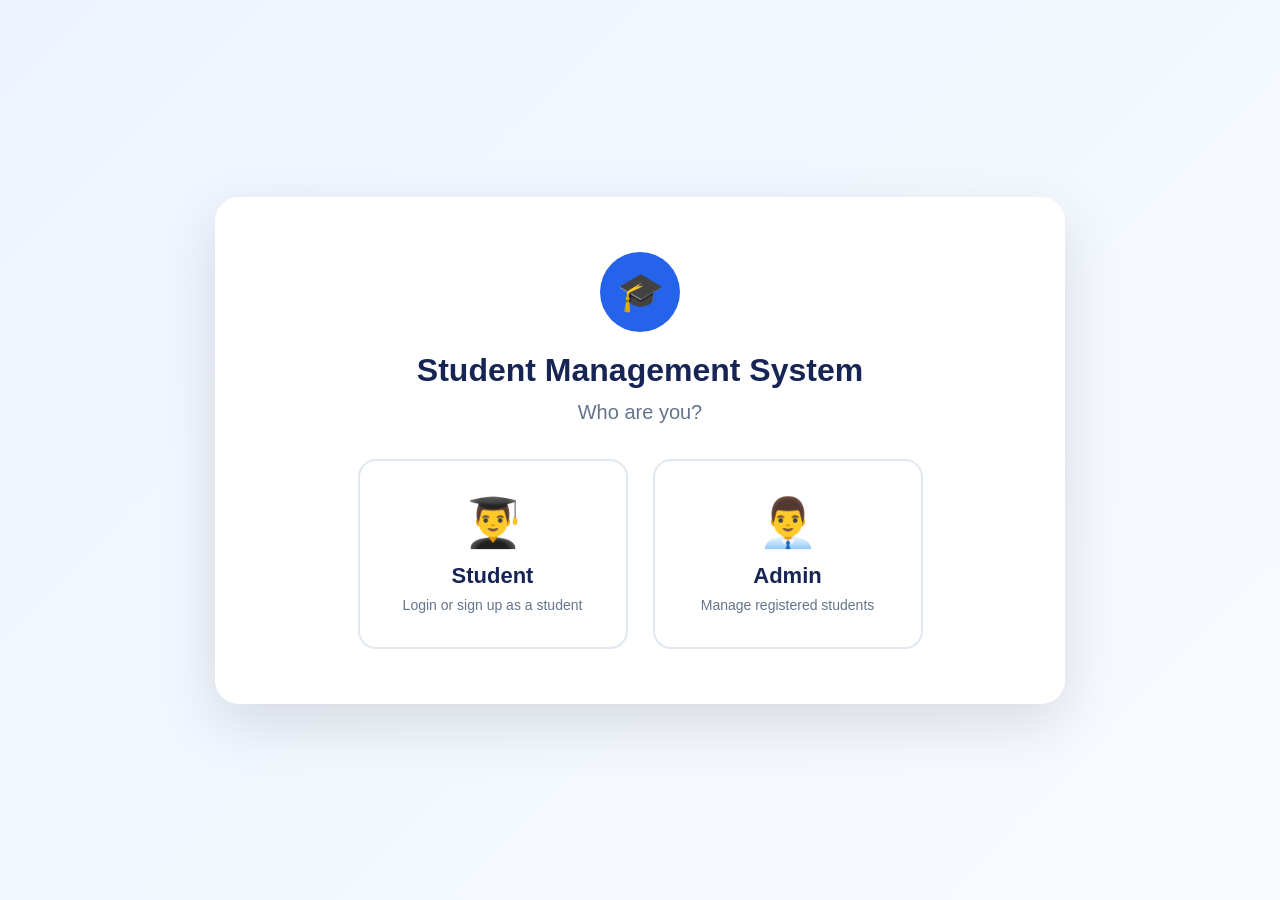
<file: index.html>
<!DOCTYPE html>
<html lang="en">
<head>
    <meta charset="UTF-8">
    <meta name="viewport" content="width=device-width, initial-scale=1.0">
    <title>Student Management System</title>
    <link rel="stylesheet" href="style.css">
</head>

<body>

    <!-- ROLE SELECTION -->
    <section id="rolePage" class="page active-page">
        <div class="role-container">
            <div class="logo-circle">🎓</div>
            <h1>Student Management System</h1>
            <p class="subtitle">Who are you?</p>

            <div class="role-buttons">
                <button id="studentRoleBtn" class="role-card">
                    <span class="role-icon">👨‍🎓</span>
                    <span class="role-title">Student</span>
                    <span class="role-description">Login or sign up as a student</span>
                </button>

                <button id="adminRoleBtn" class="role-card">
                    <span class="role-icon">👨‍💼</span>
                    <span class="role-title">Admin</span>
                    <span class="role-description">Manage registered students</span>
                </button>
            </div>
        </div>
    </section>


    <!-- STUDENT LOGIN -->
    <section id="studentLoginPage" class="page">
        <div class="auth-container">
            <button class="back-button" id="studentLoginBack">← Back</button>

            <div class="auth-card">
                <div class="auth-icon">🎓</div>
                <h2>Student Login</h2>
                <p class="auth-subtitle">Login using your Student ID or Username</p>

                <div id="studentLoginMessage"></div>

                <form id="studentLoginForm">
                    <div class="form-group">
                        <label for="studentLoginUsername">Student ID / Username</label>
                        <input type="text" id="studentLoginUsername" placeholder="Enter Student ID or Username" required>
                    </div>

                    <div class="form-group">
                        <label for="studentLoginPassword">Password</label>
                        <input type="password" id="studentLoginPassword" placeholder="Enter password" required>
                    </div>

                    <button type="submit" class="primary-button">Login</button>
                </form>

                <div class="register-question">
                    <p>New student?</p>
                    <button id="registerNowButton" class="outline-button">Sign Up</button>
                </div>
            </div>
        </div>
    </section>


    <!-- STUDENT REGISTRATION -->
    <section id="studentRegistrationPage" class="page">
        <div class="form-page-container">

            <button class="back-button" id="registrationBack">← Back to Student Login</button>

            <div class="form-card">

                <div class="form-header">
                    <div class="form-icon">📝</div>
                    <div>
                        <h2>Student Registration</h2>
                        <p>Enter your student information</p>
                    </div>
                </div>

                <div id="registrationMessage"></div>

                <form id="studentRegistrationForm">

                    <h3 class="section-title">Account Information</h3>

                    <div class="form-grid">
                        <div class="form-group">
                            <label for="studentId">Student ID *</label>
                            <input type="text" id="studentId" placeholder="Enter Student ID" required>
                        </div>

                        <div class="form-group">
                            <label for="username">Username *</label>
                            <input type="text" id="username" placeholder="Enter Username" required>
                        </div>

                        <div class="form-group">
                            <label for="password">Password *</label>
                            <input type="password" id="password" placeholder="Create Password" minlength="6" required>
                        </div>

                        <div class="form-group">
                            <label for="confirmPassword">Confirm Password *</label>
                            <input type="password" id="confirmPassword" placeholder="Confirm Password" minlength="6" required>
                        </div>
                    </div>


                    <h3 class="section-title">Personal Details</h3>

                    <div class="form-grid">
                        <div class="form-group">
                            <label for="fullName">Full Name *</label>
                            <input type="text" id="fullName" placeholder="Enter Full Name" required>
                        </div>

                        <div class="form-group">
                            <label for="dateOfBirth">Date of Birth *</label>
                            <input type="date" id="dateOfBirth" required>
                        </div>

                        <div class="form-group">
                            <label for="gender">Gender *</label>
                            <select id="gender" required>
                                <option value="">Select Gender</option>
                                <option value="Male">Male</option>
                                <option value="Female">Female</option>
                                <option value="Other">Other</option>
                            </select>
                        </div>

                        <div class="form-group">
                            <label for="email">Email *</label>
                            <input type="email" id="email" placeholder="example@email.com" required>
                        </div>

                        <div class="form-group">
                            <label for="phone">Phone *</label>
                            <input type="tel" id="phone" placeholder="Enter 10-digit Phone Number"
                                   pattern="[0-9]{10}" minlength="10" maxlength="10" inputmode="numeric" required>
                            <small class="input-help">Enter exactly 10 digits.</small>
                        </div>
                    </div>

                    <div class="form-group full-width">
                        <label for="address">Address *</label>
                        <textarea id="address" rows="3" placeholder="Enter Address" required></textarea>
                    </div>


                    <h3 class="section-title">Academic &amp; Course Details</h3>

                    <div class="form-grid">
                        <div class="form-group">
                            <label for="department">Department *</label>
                            <select id="department" required>
                                <option value="">Select Department</option>
                                <option value="Management">Management</option>
                                <option value="Computer Science">Computer Science</option>
                                <option value="Commerce">Commerce</option>
                                <option value="Multimedia">Multimedia</option>
                                <option value="Hotel Management">Hotel Management</option>
                                <option value="Psychology">Psychology</option>
                                <option value="Social Work">Social Work</option>
                            </select>
                        </div>

                        <div class="form-group">
                            <label for="course">Course *</label>
                            <select id="course" required>
                                <option value="">Select Department First</option>
                            </select>
                        </div>

                        <div class="form-group">
                            <label for="semester">Semester *</label>
                            <select id="semester" required>
                                <option value="">Select Semester</option>
                                <option value="Semester 1">Semester 1</option>
                                <option value="Semester 2">Semester 2</option>
                                <option value="Semester 3">Semester 3</option>
                                <option value="Semester 4">Semester 4</option>
                                <option value="Semester 5">Semester 5</option>
                                <option value="Semester 6">Semester 6</option>
                                <option value="Semester 7">Semester 7</option>
                                <option value="Semester 8">Semester 8</option>
                                <option value="Semester 9">Semester 9</option>
                                <option value="Semester 10">Semester 10</option>
                            </select>
                        </div>

                        <div class="form-group">
                            <label for="admissionNumber">Admission Number *</label>
                            <input type="text" id="admissionNumber" placeholder="Enter Admission Number" required>
                        </div>

                        <div class="form-group">
                            <label for="admissionYear">Admission Year *</label>
                            <input type="number" id="admissionYear" placeholder="Example: 2026" min="1900" max="2100" required>
                        </div>
                    </div>


                    <h3 class="section-title">Documents</h3>

                    <div class="form-grid">
                        <div class="form-group">
                            <label for="photo">Student Photograph</label>
                            <input type="file" id="photo" accept="image/*">
                        </div>

                        <div class="form-group">
                            <label for="plusTwoCertificate">12th / Plus Two Certificate</label>
                            <input type="file" id="plusTwoCertificate" accept=".pdf,.jpg,.jpeg,.png">
                        </div>
                    </div>

                    <div class="form-actions">
                        <button type="reset" class="secondary-button">Clear</button>
                        <button type="submit" class="primary-button">Register Student</button>
                    </div>

                </form>
            </div>
        </div>
    </section>


    <!-- ADMIN LOGIN -->
    <section id="adminLoginPage" class="page">
        <div class="auth-container">
            <button class="back-button" id="adminLoginBack">← Back</button>

            <div class="auth-card">
                <div class="auth-icon admin-icon">🔐</div>
                <h2>Admin Login</h2>
                <p class="auth-subtitle">Login to manage students</p>

                <div id="adminLoginMessage"></div>

                <form id="adminLoginForm">
                    <div class="form-group">
                        <label for="adminUsername">Admin Username</label>
                        <input type="text" id="adminUsername" placeholder="Enter Admin Username" required>
                    </div>

                    <div class="form-group">
                        <label for="adminPassword">Admin Password</label>
                        <input type="password" id="adminPassword" placeholder="Enter Admin Password" required>
                    </div>

                    <button type="submit" class="primary-button">Admin Login</button>
                </form>
            </div>
        </div>
    </section>


    <!-- STUDENT DASHBOARD -->
    <section id="studentDashboardPage" class="page dashboard-page">
        <div class="dashboard-layout">

            <aside class="sidebar">

                <div class="sidebar-logo">
                    🎓
                    <span>Student Portal</span>
                </div>

                <nav>
                    <div class="sidebar-dropdown" id="studentDropdown">

                        <button type="button" class="sidebar-link dropdown-toggle"
                                id="studentDropdownToggle" aria-expanded="false">
                            <span>🏠 Dashboard</span>
                            <span class="dropdown-arrow">▾</span>
                        </button>

                        <div class="dropdown-menu" id="studentDropdownMenu">
                            <button type="button" class="dropdown-item active" data-student-section="profile">
                                👤 My Profile
                            </button>
                            <button type="button" class="dropdown-item" data-student-section="documents">
                                📄 My Documents
                            </button>
                            <button type="button" class="dropdown-item" data-student-section="course">
                                🎓 Course Details
                            </button>
                        </div>

                    </div>
                </nav>

                <button id="studentLogoutButton" class="logout-button">🚪 Logout</button>

            </aside>

            <main class="dashboard-main">

                <header class="dashboard-header">
                    <div>
                        <h1>Student Dashboard</h1>
                        <p>Welcome to your student portal</p>
                    </div>
                </header>

                <div id="studentDashboardContent">
                    <!-- JavaScript inserts student details here -->
                </div>

            </main>

        </div>
    </section>


    <!-- ADMIN DASHBOARD -->
    <section id="adminDashboardPage" class="page dashboard-page">
        <div class="dashboard-layout">

            <aside class="sidebar admin-sidebar">

                <div class="sidebar-logo">
                    👨‍💼
                    <span>Admin Panel</span>
                </div>

                <nav>
                    <button class="sidebar-link active" id="adminStudentsNav">👨‍🎓 Students</button>
                    <button class="sidebar-link" id="adminAddStudentNav">➕ Add Student</button>
                </nav>

                <button id="adminLogoutButton" class="logout-button">🚪 Logout</button>

            </aside>

            <main class="dashboard-main">

                <header class="dashboard-header">
                    <div>
                        <h1>Admin Dashboard</h1>
                        <p>Manage registered students</p>
                    </div>

                    <button id="adminAddStudentButton" class="primary-button">+ Add Student</button>
                </header>


                <div class="stats-grid">
                    <div class="stat-card">
                        <div class="stat-icon">👨‍🎓</div>
                        <div>
                            <span>Total Students</span>
                            <strong id="totalStudents">0</strong>
                        </div>
                    </div>

                    <div class="stat-card">
                        <div class="stat-icon">📚</div>
                        <div>
                            <span>Departments</span>
                            <strong id="totalDepartments">0</strong>
                        </div>
                    </div>

                    <div class="stat-card">
                        <div class="stat-icon">🎓</div>
                        <div>
                            <span>Courses</span>
                            <strong id="totalCourses">0</strong>
                        </div>
                    </div>
                </div>


                <div class="search-card">
                    <div class="form-group">
                        <label for="studentSearch">Search Students</label>
                        <input type="text" id="studentSearch"
                               placeholder="Search by Student ID, Name, Email, Course or Department...">
                    </div>

                    <div class="form-group">
                        <label for="departmentFilter">Department</label>
                        <select id="departmentFilter">
                            <option value="">All Departments</option>
                            <option value="Management">Management</option>
                            <option value="Computer Science">Computer Science</option>
                            <option value="Commerce">Commerce</option>
                            <option value="Multimedia">Multimedia</option>
                            <option value="Hotel Management">Hotel Management</option>
                            <option value="Psychology">Psychology</option>
                            <option value="Social Work">Social Work</option>
                        </select>
                    </div>

                    <div class="form-group">
                        <label for="courseFilter">Course</label>
                        <select id="courseFilter">
                            <option value="">All Courses</option>
                        </select>
                    </div>
                </div>


                <div class="table-card">
                    <div class="table-header">
                        <div>
                            <h2>Registered Students</h2>
                            <p>View, edit or delete student records</p>
                        </div>
                    </div>

                    <div class="table-responsive">
                        <table>
                            <thead>
                                <tr>
                                    <th>Student ID</th>
                                    <th>Name</th>
                                    <th>Email</th>
                                    <th>Phone</th>
                                    <th>Department</th>
                                    <th>Course</th>
                                    <th>Semester</th>
                                    <th>Admission Year</th>
                                    <th>Actions</th>
                                </tr>
                            </thead>

                            <tbody id="studentTableBody"></tbody>
                        </table>
                    </div>
                </div>

            </main>

        </div>
    </section>


    <!-- ADMIN STUDENT DETAILS MODAL -->
    <div id="studentDetailsModal" class="modal">
        <div class="modal-content">
            <button class="modal-close" id="closeStudentDetails">×</button>
            <div id="studentDetailsContent"></div>
        </div>
    </div>


    <!-- ADMIN EDIT STUDENT MODAL -->
    <div id="editStudentModal" class="modal">
        <div class="modal-content large-modal">

            <button class="modal-close" id="closeEditStudent">×</button>

            <h2>Edit Student</h2>

            <div id="editStudentMessage"></div>

            <form id="editStudentForm">

                <input type="hidden" id="editOriginalStudentId">

                <div class="form-grid">

                    <div class="form-group">
                        <label for="editStudentId">Student ID</label>
                        <input type="text" id="editStudentId" required>
                    </div>

                    <div class="form-group">
                        <label for="editUsername">Username</label>
                        <input type="text" id="editUsername" required>
                    </div>

                    <div class="form-group">
                        <label for="editFullName">Full Name</label>
                        <input type="text" id="editFullName" required>
                    </div>

                    <div class="form-group">
                        <label for="editDateOfBirth">Date of Birth</label>
                        <input type="date" id="editDateOfBirth" required>
                    </div>

                    <div class="form-group">
                        <label for="editGender">Gender</label>
                        <select id="editGender" required>
                            <option value="">Select Gender</option>
                            <option value="Male">Male</option>
                            <option value="Female">Female</option>
                            <option value="Other">Other</option>
                        </select>
                    </div>

                    <div class="form-group">
                        <label for="editEmail">Email</label>
                        <input type="email" id="editEmail" required>
                    </div>

                    <div class="form-group">
                        <label for="editPhone">Phone</label>
                        <input type="tel" id="editPhone" placeholder="Enter 10-digit Phone Number"
                               pattern="[0-9]{10}" minlength="10" maxlength="10" inputmode="numeric" required>
                    </div>

                    <div class="form-group">
                        <label for="editDepartment">Department</label>
                        <select id="editDepartment" required>
                            <option value="">Select Department</option>
                            <option value="Management">Management</option>
                            <option value="Computer Science">Computer Science</option>
                            <option value="Commerce">Commerce</option>
                            <option value="Multimedia">Multimedia</option>
                            <option value="Hotel Management">Hotel Management</option>
                            <option value="Psychology">Psychology</option>
                            <option value="Social Work">Social Work</option>
                        </select>
                    </div>

                    <div class="form-group">
                        <label for="editCourse">Course</label>
                        <select id="editCourse" required>
                            <option value="">Select Course</option>
                        </select>
                    </div>

                    <div class="form-group">
                        <label for="editSemester">Semester</label>
                        <select id="editSemester" required>
                            <option value="">Select Semester</option>
                            <option value="Semester 1">Semester 1</option>
                            <option value="Semester 2">Semester 2</option>
                            <option value="Semester 3">Semester 3</option>
                            <option value="Semester 4">Semester 4</option>
                            <option value="Semester 5">Semester 5</option>
                            <option value="Semester 6">Semester 6</option>
                            <option value="Semester 7">Semester 7</option>
                            <option value="Semester 8">Semester 8</option>
                            <option value="Semester 9">Semester 9</option>
                            <option value="Semester 10">Semester 10</option>
                        </select>
                    </div>

                    <div class="form-group">
                        <label for="editAdmissionNumber">Admission Number</label>
                        <input type="text" id="editAdmissionNumber" required>
                    </div>

                    <div class="form-group">
                        <label for="editAdmissionYear">Admission Year</label>
                        <input type="number" id="editAdmissionYear" min="1900" max="2100" required>
                    </div>

                </div>

                <div class="form-group">
                    <label for="editAddress">Address</label>
                    <textarea id="editAddress" rows="3" required></textarea>
                </div>

                <div class="form-actions">
                    <button type="button" id="cancelEditButton" class="secondary-button">Cancel</button>
                    <button type="submit" class="primary-button">Save Changes</button>
                </div>

            </form>
        </div>
    </div>


    <script src="script.js"></script>

</body>
</html>
</file>
<file: style.css>
/* =========================================================
   GLOBAL
========================================================= */

* {
    box-sizing: border-box;
    margin: 0;
    padding: 0;
}

html {
    scroll-behavior: smooth;
}

body {
    font-family: Arial, Helvetica, sans-serif;
    background: #f4f7fb;
    color: #1f2937;
    min-height: 100vh;
}

img {
    max-width: 100%;
}

button,
input,
select,
textarea {
    font-family: inherit;
}

button {
    cursor: pointer;
}

.page {
    display: none;
    min-height: 100vh;
}

.active-page {
    display: block;
}


/* =========================================================
   ROLE SELECTION
========================================================= */

#rolePage {
    min-height: 100vh;
    display: none;
    align-items: center;
    justify-content: center;
    padding: 30px;
    background: linear-gradient(135deg, #eef4ff, #f8fbff);
}

#rolePage.active-page {
    display: flex;
}

.role-container {
    width: 100%;
    max-width: 850px;
    text-align: center;
    background: white;
    padding: 55px 45px;
    border-radius: 24px;
    box-shadow: 0 20px 60px rgba(0, 0, 0, 0.12);
}

.logo-circle {
    width: 80px;
    height: 80px;
    margin: 0 auto 20px;
    display: flex;
    align-items: center;
    justify-content: center;
    border-radius: 50%;
    background: #2563eb;
    color: white;
    font-size: 38px;
}

.role-container h1 {
    font-size: 32px;
    margin-bottom: 12px;
    color: #172554;
}

.subtitle {
    font-size: 20px;
    color: #64748b;
    margin-bottom: 35px;
}

.role-buttons {
    display: flex;
    justify-content: center;
    gap: 25px;
}

.role-card {
    width: 270px;
    min-height: 190px;
    border: 2px solid #e2e8f0;
    background: white;
    border-radius: 18px;
    padding: 25px;
    transition: 0.25s ease;
    display: flex;
    flex-direction: column;
    align-items: center;
    justify-content: center;
}

.role-card:hover {
    border-color: #2563eb;
    transform: translateY(-5px);
    box-shadow: 0 15px 35px rgba(37, 99, 235, 0.15);
}

.role-icon {
    font-size: 48px;
    margin-bottom: 12px;
}

.role-title {
    font-size: 22px;
    font-weight: bold;
    color: #172554;
    margin-bottom: 8px;
}

.role-description {
    color: #64748b;
    font-size: 14px;
}


/* =========================================================
   AUTH
========================================================= */

.auth-container {
    min-height: 100vh;
    display: flex;
    align-items: center;
    justify-content: center;
    padding: 30px;
    position: relative;
    background: #f4f7fb;
}

.auth-card {
    width: 100%;
    max-width: 470px;
    background: white;
    padding: 40px;
    border-radius: 20px;
    box-shadow: 0 15px 45px rgba(0, 0, 0, 0.1);
}

.auth-card h2 {
    text-align: center;
    font-size: 28px;
    margin-bottom: 10px;
}

.auth-subtitle {
    text-align: center;
    color: #64748b;
    margin-bottom: 30px;
}

.auth-icon {
    width: 70px;
    height: 70px;
    margin: 0 auto 18px;
    border-radius: 50%;
    display: flex;
    align-items: center;
    justify-content: center;
    background: #dbeafe;
    font-size: 34px;
}

.admin-icon {
    background: #ede9fe;
}

.back-button {
    position: absolute;
    top: 25px;
    left: 30px;
    background: white;
    border: 1px solid #dbe3ef;
    padding: 10px 17px;
    border-radius: 9px;
    color: #334155;
    font-weight: 600;
}

.back-button:hover {
    background: #f8fafc;
}


/* =========================================================
   FORMS
========================================================= */

.form-group {
    margin-bottom: 20px;
}

.form-group label {
    display: block;
    font-size: 14px;
    font-weight: 600;
    margin-bottom: 8px;
    color: #334155;
}

input,
select,
textarea {
    width: 100%;
    padding: 12px 14px;
    border: 1px solid #cbd5e1;
    border-radius: 9px;
    outline: none;
    font-size: 15px;
    background: white;
    transition: 0.2s;
}

input:focus,
select:focus,
textarea:focus {
    border-color: #2563eb;
    box-shadow: 0 0 0 3px rgba(37, 99, 235, 0.1);
}

textarea {
    resize: vertical;
}

.input-help {
    display: block;
    margin-top: 6px;
    color: #64748b;
    font-size: 12px;
}

.primary-button,
.secondary-button,
.outline-button {
    border: none;
    padding: 12px 20px;
    border-radius: 9px;
    font-weight: 600;
    transition: 0.2s;
}

.primary-button {
    background: #2563eb;
    color: white;
}

.primary-button:hover {
    background: #1d4ed8;
    transform: translateY(-1px);
}

.secondary-button {
    background: #e2e8f0;
    color: #334155;
}

.secondary-button:hover {
    background: #cbd5e1;
}

.outline-button {
    background: white;
    border: 1px solid #2563eb;
    color: #2563eb;
}

.outline-button:hover {
    background: #eff6ff;
}

.auth-card .primary-button {
    width: 100%;
    margin-top: 5px;
}

.register-question {
    margin-top: 28px;
    padding-top: 25px;
    border-top: 1px solid #e2e8f0;
    text-align: center;
}

.register-question p {
    margin-bottom: 15px;
    color: #64748b;
}

.register-question button {
    min-width: 130px;
}


/* =========================================================
   MESSAGES
========================================================= */

.message {
    padding: 12px 15px;
    border-radius: 8px;
    margin-bottom: 20px;
    font-size: 14px;
}

.success-message {
    background: #dcfce7;
    color: #166534;
    border: 1px solid #86efac;
}

.error-message {
    background: #fee2e2;
    color: #991b1b;
    border: 1px solid #fca5a5;
}


/* =========================================================
   REGISTRATION PAGE
========================================================= */

.form-page-container {
    padding: 80px 25px 50px;
    max-width: 1100px;
    margin: auto;
    position: relative;
}

.form-card {
    background: white;
    border-radius: 20px;
    padding: 40px;
    box-shadow: 0 15px 45px rgba(0, 0, 0, 0.08);
}

.form-header {
    display: flex;
    align-items: center;
    gap: 18px;
    margin-bottom: 30px;
}

.form-icon {
    width: 60px;
    height: 60px;
    border-radius: 15px;
    background: #dbeafe;
    display: flex;
    align-items: center;
    justify-content: center;
    font-size: 28px;
    flex-shrink: 0;
}

.form-header h2 {
    font-size: 28px;
    margin-bottom: 5px;
}

.form-header p {
    color: #64748b;
}

.section-title {
    font-size: 19px;
    margin: 30px 0 20px;
    padding-bottom: 10px;
    border-bottom: 1px solid #e2e8f0;
    color: #172554;
}

.form-grid {
    display: grid;
    grid-template-columns: repeat(2, 1fr);
    gap: 0 20px;
}

.full-width {
    width: 100%;
}

.form-actions {
    margin-top: 30px;
    display: flex;
    justify-content: flex-end;
    gap: 12px;
}


/* =========================================================
   DASHBOARD
========================================================= */

.dashboard-page {
    background: #f4f7fb;
}

.dashboard-layout {
    min-height: 100vh;
    display: flex;
}

.sidebar {
    width: 250px;
    background: #172554;
    color: white;
    display: flex;
    flex-direction: column;
    padding: 25px 15px;
    position: fixed;
    left: 0;
    top: 0;
    bottom: 0;
    overflow-y: auto;
    z-index: 10;
}

.sidebar-logo {
    display: flex;
    align-items: center;
    gap: 10px;
    font-size: 19px;
    font-weight: bold;
    padding: 10px;
    margin-bottom: 30px;
}

.sidebar nav {
    display: flex;
    flex-direction: column;
    gap: 7px;
}

.sidebar-link {
    width: 100%;
    text-align: left;
    padding: 13px 15px;
    border: none;
    border-radius: 8px;
    background: transparent;
    color: #dbeafe;
    font-size: 14px;
}

.sidebar-link:hover,
.sidebar-link.active {
    background: rgba(255, 255, 255, 0.12);
    color: white;
}

.logout-button {
    margin-top: auto;
    border: none;
    background: #dc2626;
    color: white;
    padding: 13px;
    border-radius: 9px;
    font-weight: 600;
}

.logout-button:hover {
    background: #b91c1c;
}

.dashboard-main {
    margin-left: 250px;
    width: calc(100% - 250px);
    padding: 30px;
}

.dashboard-header {
    background: white;
    padding: 22px 25px;
    border-radius: 15px;
    margin-bottom: 25px;
    display: flex;
    justify-content: space-between;
    align-items: center;
    gap: 15px;
}

.dashboard-header h1 {
    font-size: 26px;
    margin-bottom: 5px;
}

.dashboard-header p {
    color: #64748b;
}


/* =========================================================
   STUDENT DASHBOARD DROPDOWN
========================================================= */

.sidebar-dropdown {
    width: 100%;
}

.dropdown-toggle {
    display: flex;
    align-items: center;
    justify-content: space-between;
    gap: 10px;
    background: rgba(255, 255, 255, 0.12);
    color: white;
}

.dropdown-arrow {
    transition: transform 0.25s ease;
}

.sidebar-dropdown.open .dropdown-arrow {
    transform: rotate(180deg);
}

.dropdown-menu {
    max-height: 0;
    overflow: hidden;
    display: flex;
    flex-direction: column;
    gap: 4px;
    padding-left: 10px;
    transition: max-height 0.3s ease, margin-top 0.3s ease;
}

.sidebar-dropdown.open .dropdown-menu {
    max-height: 220px;
    margin-top: 8px;
}

.dropdown-item {
    width: 100%;
    text-align: left;
    padding: 11px 14px;
    border: none;
    border-radius: 8px;
    background: transparent;
    color: #dbeafe;
    font-size: 14px;
}

.dropdown-item:hover,
.dropdown-item.active {
    background: rgba(255, 255, 255, 0.18);
    color: white;
}


/* =========================================================
   STUDENT DASHBOARD CONTENT
========================================================= */

.profile-header {
    background: white;
    padding: 30px;
    border-radius: 16px;
    display: flex;
    align-items: center;
    gap: 25px;
    margin-bottom: 20px;
}

.profile-photo {
    width: 120px;
    height: 120px;
    border-radius: 50%;
    object-fit: cover;
    border: 4px solid #dbeafe;
    flex-shrink: 0;
}

.profile-placeholder {
    width: 120px;
    height: 120px;
    border-radius: 50%;
    background: #dbeafe;
    display: flex;
    align-items: center;
    justify-content: center;
    font-size: 50px;
    flex-shrink: 0;
}

.profile-header h2 {
    margin-bottom: 8px;
    word-break: break-word;
}

.profile-id {
    color: #2563eb;
    font-weight: 600;
}

.detail-card {
    background: white;
    border-radius: 16px;
    padding: 25px;
    margin-bottom: 20px;
}

.detail-card h3 {
    margin-bottom: 20px;
    color: #172554;
}

.detail-grid {
    display: grid;
    grid-template-columns: repeat(2, 1fr);
    gap: 18px;
}

.detail-item {
    padding: 15px;
    background: #f8fafc;
    border-radius: 10px;
}

.detail-label {
    display: block;
    color: #64748b;
    font-size: 13px;
    margin-bottom: 5px;
}

.detail-value {
    font-weight: 600;
    word-break: break-word;
}


/* =========================================================
   DOCUMENTS
========================================================= */

.document-card {
    display: flex;
    align-items: center;
    justify-content: space-between;
    gap: 20px;
    padding: 18px;
    background: #f8fafc;
    border-radius: 10px;
    margin-bottom: 12px;
}

.document-info {
    display: flex;
    align-items: center;
    gap: 15px;
}

.document-icon {
    font-size: 30px;
}

.document-card a {
    color: #2563eb;
    text-decoration: none;
    font-weight: 600;
}


/* =========================================================
   ADMIN STATS
========================================================= */

.stats-grid {
    display: grid;
    grid-template-columns: repeat(3, 1fr);
    gap: 20px;
    margin-bottom: 25px;
}

.stat-card {
    background: white;
    padding: 22px;
    border-radius: 15px;
    display: flex;
    align-items: center;
    gap: 17px;
}

.stat-icon {
    width: 50px;
    height: 50px;
    border-radius: 12px;
    background: #dbeafe;
    display: flex;
    align-items: center;
    justify-content: center;
    font-size: 24px;
    flex-shrink: 0;
}

.stat-card span {
    display: block;
    color: #64748b;
    font-size: 13px;
    margin-bottom: 5px;
}

.stat-card strong {
    font-size: 25px;
}


/* =========================================================
   SEARCH
========================================================= */

.search-card {
    background: white;
    border-radius: 15px;
    padding: 22px;
    display: grid;
    grid-template-columns: 2fr 1fr 1fr;
    gap: 15px;
    margin-bottom: 25px;
}

.search-card .form-group {
    margin: 0;
}


/* =========================================================
   TABLE
========================================================= */

.table-card {
    background: white;
    border-radius: 15px;
    padding: 25px;
}

.table-header {
    margin-bottom: 20px;
}

.table-header h2 {
    margin-bottom: 5px;
}

.table-header p {
    color: #64748b;
    font-size: 14px;
}

.table-responsive {
    overflow-x: auto;
}

table {
    width: 100%;
    border-collapse: collapse;
    min-width: 1000px;
}

th,
td {
    padding: 14px 12px;
    border-bottom: 1px solid #e2e8f0;
    text-align: left;
    font-size: 13px;
}

th {
    background: #f8fafc;
    color: #475569;
    font-weight: 700;
}

td {
    color: #334155;
}

.action-buttons {
    display: flex;
    gap: 6px;
}

.small-button {
    padding: 7px 10px;
    border-radius: 7px;
    border: none;
    font-size: 12px;
    font-weight: 600;
}

.view-button {
    background: #dbeafe;
    color: #1d4ed8;
}

.edit-button {
    background: #fef3c7;
    color: #92400e;
}

.delete-button {
    background: #fee2e2;
    color: #b91c1c;
}

.no-students {
    text-align: center;
    padding: 40px;
    color: #64748b;
}


/* =========================================================
   MODAL
========================================================= */

.modal {
    display: none;
    position: fixed;
    z-index: 1000;
    inset: 0;
    background: rgba(15, 23, 42, 0.65);
    align-items: center;
    justify-content: center;
    padding: 25px;
}

.modal.show {
    display: flex;
}

.modal-content {
    width: 100%;
    max-width: 750px;
    max-height: 90vh;
    overflow-y: auto;
    background: white;
    border-radius: 18px;
    padding: 30px;
    position: relative;
}

.large-modal {
    max-width: 900px;
}

.modal-close {
    position: absolute;
    right: 18px;
    top: 15px;
    border: none;
    background: transparent;
    font-size: 30px;
    color: #64748b;
}

.modal-close:hover {
    color: #dc2626;
}

.modal-content h2 {
    margin-bottom: 25px;
}

.admin-profile-photo {
    width: 130px;
    height: 130px;
    object-fit: cover;
    border-radius: 12px;
    border: 3px solid #dbeafe;
}

.student-detail-top {
    display: flex;
    align-items: center;
    gap: 25px;
    margin-bottom: 25px;
}


/* =========================================================
   RESPONSIVE
========================================================= */

@media (max-width: 900px) {

    .role-buttons {
        flex-direction: column;
        align-items: center;
    }

    .role-card {
        width: 100%;
        max-width: 400px;
    }

    .form-grid {
        grid-template-columns: 1fr;
    }

    .stats-grid {
        grid-template-columns: 1fr;
    }

    .search-card {
        grid-template-columns: 1fr;
    }

    .detail-grid {
        grid-template-columns: 1fr;
    }

    .sidebar {
        width: 210px;
    }

    .dashboard-main {
        margin-left: 210px;
        width: calc(100% - 210px);
    }

}

@media (max-width: 700px) {

    .role-container {
        padding: 35px 20px;
    }

    .role-container h1 {
        font-size: 25px;
    }

    .auth-container {
        padding: 70px 15px 25px;
    }

    .auth-card {
        padding: 28px 20px;
    }

    .back-button {
        left: 15px;
        top: 15px;
    }

    .form-page-container {
        padding: 75px 15px 30px;
    }

    .form-card {
        padding: 25px 18px;
    }

    .form-header {
        align-items: flex-start;
    }

    .dashboard-layout {
        display: block;
    }

    .sidebar {
        position: relative;
        width: 100%;
        min-height: auto;
        padding: 15px;
        overflow-y: visible;
    }

    .sidebar-logo {
        margin-bottom: 15px;
    }

    .sidebar nav {
        display: block;
    }

    .admin-sidebar nav {
        display: flex;
        flex-direction: row;
        flex-wrap: wrap;
    }

    .admin-sidebar .sidebar-link {
        width: auto;
    }

    .dropdown-menu {
        padding-left: 0;
    }

    .logout-button {
        margin-top: 15px;
    }

    .dashboard-main {
        margin-left: 0;
        width: 100%;
        padding: 15px;
    }

    .dashboard-header {
        flex-direction: column;
        align-items: flex-start;
    }

    .dashboard-header h1 {
        font-size: 21px;
    }

    .profile-header {
        flex-direction: column;
        text-align: center;
        padding: 22px 15px;
    }

    .profile-photo,
    .profile-placeholder {
        width: 95px;
        height: 95px;
        font-size: 40px;
    }

    .detail-card {
        padding: 18px 15px;
    }

    .document-card {
        flex-direction: column;
        align-items: flex-start;
    }

    .modal-content {
        padding: 22px 17px;
    }

    .student-detail-top {
        flex-direction: column;
        text-align: center;
    }

}

@media (max-width: 450px) {

    .role-container {
        padding: 30px 15px;
    }

    .role-card {
        min-height: 160px;
    }

    .form-actions {
        flex-direction: column;
    }

    .form-actions button {
        width: 100%;
    }

}
</file>
